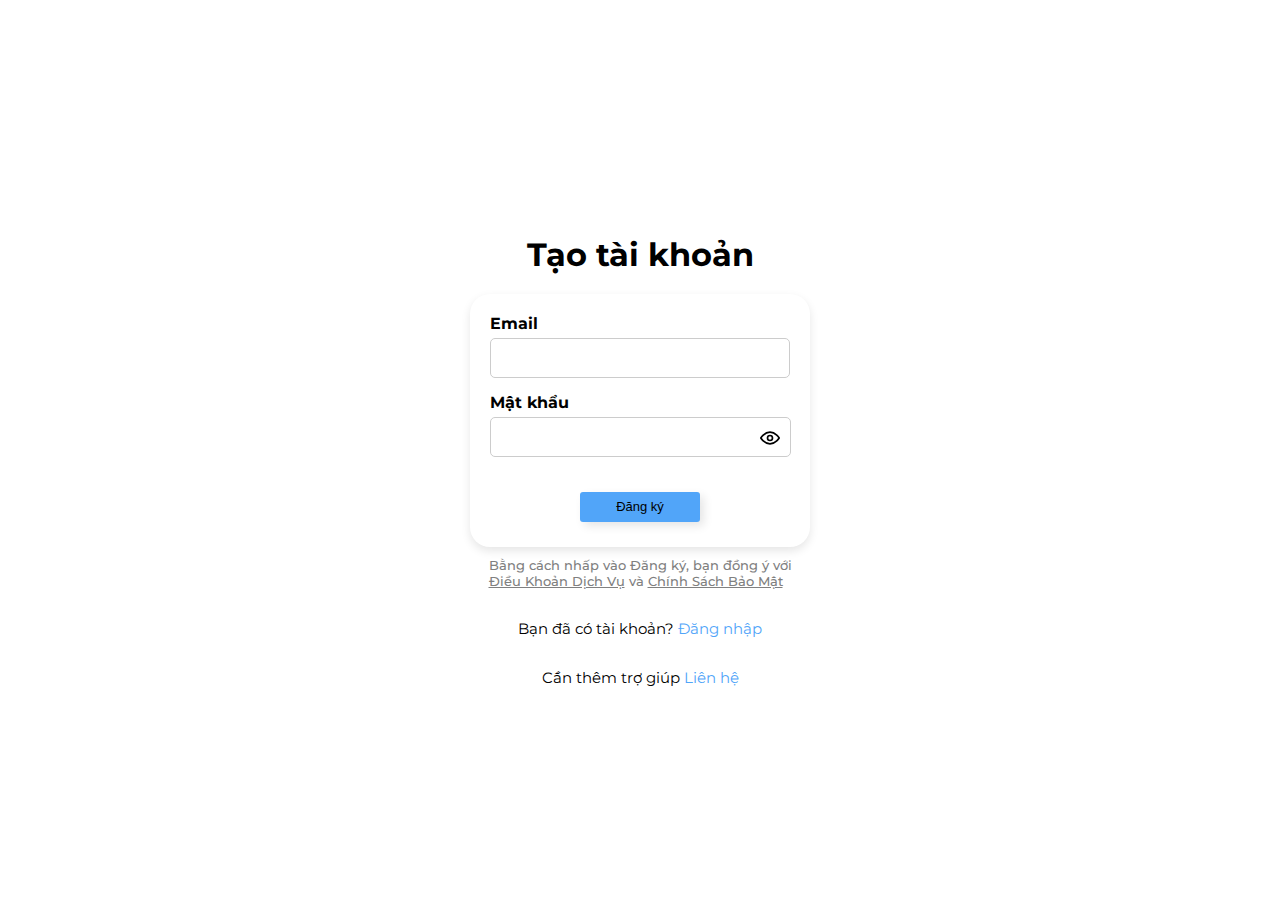
<file: dangki.html>
<!DOCTYPE html>
<html lang="en">
<head>
    <meta charset="UTF-8">
    <meta name="viewport" content="width=device-width, initial-scale=1.0">
    
    <link href="https://fonts.googleapis.com/css2?family=Montserrat:wght@400;700&display=swap" rel="stylesheet">
    <title>Đăng ký</title>
    <style>
        html, body {
            height: 100%;
            margin: 0;
            font-family: 'montserrat';
        }
        header .container {
            display: flex;
            justify-content: space-between;
            align-items: center;
        }
        #Dangnhap, #quenmk, #Dangky, #OTP{
            display: flex;
            justify-content: center;
            align-items: center;
            flex-direction: column;
        }
        #DN, #TTK{
            margin-bottom: 20px;    
            color: black;
        }
        .Nhap {
            display: flex;
            flex-direction: column;
            width: 300px;
            padding: 20px;
            background-color: #fff;
            border-radius: 20px;
            box-shadow: 0 4px 10px rgba(0,0,0,0.1);
        }
        #TK, #MK , #MK1{
            margin-bottom: 5px;
            font-weight: bold;
            color: black;
        }
        #NTK, #NMK, #mk1, #mk2{
            margin-bottom: 15px;
            padding: 10px;
            font-size: 16px;
            border: 1px solid #ccc;
            border-radius: 5px;
        }
        #QMK{
            font-size: small;
            color: gray;
            margin-left: 1px;
        }
        #QMK:hover{
            color: #51a5f9;
        }
        #BDN, #BDK, #gui, #xacnhan{
            cursor: pointer;
        }
        #dangky {
            font-size: smaller;
            margin-top: 10px;
            color: black;
        }
        #dk{
            display: flex;
            justify-content: center;
            align-items: center;
            margin-top: 10px;
            font-size: 16px;
            text-decoration: none;
            color: #51a5f9;
        }
        #dk:hover{
            text-decoration: underline;
        }
        .BDN1{
            margin-bottom: 5px;
            margin-top: 20px;
            background-color: #51a5f9;
            color: black;
            width: 120px;
            height: 30px;
            margin: 20px auto 5px auto; 
            border-radius: 3px;
            border: none;
            box-shadow: 4px 4px 10px rgba(0, 0, 0, 0.1);
            font-size: 13px;
            transition: transform .08s ease, box-shadow .12s ease;
        }
        .BDN1:active { transform: translateY(0.3px); }
        .BDN1:focus { outline: 3px solid rgba(21,101,192,.25); }
        .BDN1:hover {
            background-color: #51a5f9;
            box-shadow: inset 0 0 0 1000px rgba(255, 255, 255, 0.1);
        }
        .password-box {
            position: relative;
            width: 100%;
        }
        .password-box input {
            width: 93%;
            padding-right: 40px;
        }
        #eye-btn, #eye-btn1, #eye-btn2{
            position: absolute;
            right: 10px;
            top: 39%;
            transform: translateY(-50%);
            background: none;
            border: none;
            cursor: pointer;
            padding: 0;
            height: 20px;
            width: 20px;
        }
        #eye-btn svg, #eye-btn1 svg, #eye-btn2 svg{
            pointer-events: none;
        }
        .error-msg {
            color: red;
            font-size: 0.9rem;
            margin: auto auto 4px 1px;
            display: none;
        }
        #h{
            margin: 0%;
            display: flex;
            justify-content: center;
        }
        #haynhap{
            font-size: medium;
            color: gray;
            margin-top: 5px;
            display: flex;
            justify-content: center;
        }
        #datlaimk{
            display: flex;
            flex-direction: column;
            width: 430px;
            padding: 20px;
            background-color: #fff;
            border-radius: 20px;
            box-shadow: 0 4px 10px rgba(0,0,0,0.1);
        }
        #khoiphucmk{
            margin: 25px auto 5px 8px;
            padding: 10px;
            width: 400px;
            font-size: 16px;
            border: 1px solid #ccc;
            border-radius: 5px;
        }
        .errormsg {
            color: red;
            font-size: 0.9rem;
            margin: auto auto 5px 10px;
            display: none;
        }
        #gui{
            background-color: #51a5f9;
            color: black;
            width: 120px;
            height: 33px;
            margin: 25px auto 5px auto; 
            border-radius: 3px;
            border: none;
            box-shadow: 4px 4px 10px rgba(0, 0, 0, 0.1);
            font-size: 13px;
            transition: transform .08s ease, box-shadow .12s ease;
        }
        #gui:active { transform: translateY(0.3px); }
        #gui:focus { outline: 3px solid rgba(21,101,192,.25); }
        #gui:hover {
            background-color: #51a5f9;
            box-shadow: inset 0 0 0 1000px rgba(255, 255, 255, 0.1);
        }
        #quaylaiDN, #help{
            margin-top: 30px;
            font-size: 15px;
        }
        #linkDN, #linkLH{
            text-decoration: none;
            color: #51a5f9;
        }
        #linkDN:hover{
            text-decoration: underline;
        }
        #linkLH:hover{
            text-decoration: underline;
        }
        #chinhsach{
            margin-top: 10px;
            font-size: small;
            font-weight: 500;
            color: gray;
        }
        .dongy{
            color: gray;
        }
    </style>
</head>
<body id="Dangky">
    <h1 id="TTK">Tạo tài khoản</h1>
    <div class="Nhap">
        <div id="TK">Email</div>
        <input id="NTK" type="email">
        <div id="erremail" class="error-msg"></div>

        <div id="MK">Mật khẩu</div>
        <div class="password-box">
            <input id="NMK" type="password">
            <button type="button" id="eye-btn" aria-label="Hiện mật khẩu">
                <svg id="eye-icon" width="20" height="20" viewBox="0 0 24 24" fill="none" stroke="black" stroke-width="2">
                    <path d="M1 12s4-7 11-7 11 7 11 7-4 7-11 7S1 12 1 12z"/>
                    <circle cx="12" cy="12" r="3"/>
                </svg>
            </button>
        </div>
        <div id="errMK" class="error-msg"></div>
        
        <button class="BDN1" id="BDK" type="button" aria-label="Đăng ký">Đăng ký</button>
    </div>  

    <div id="chinhsach">
        Bằng cách nhấp vào Đăng ký, bạn đồng ý với<br/> 
        <a href="" class="dongy">Điều Khoản Dịch Vụ</a> và 
        <a href="" class="dongy">Chính Sách Bảo Mật</a>
    </div>

    <div id="quaylaiDN">Bạn đã có tài khoản? 
        <a href="Dangnhap.html" id="linkDN">Đăng nhập</a>
    </div>

    <div id="help">Cần thêm trợ giúp 
        <a href="lienhe.html" id="linkLH">Liên hệ</a>
    </div>

    <script src="js/main.js"></script>

</body>
</html>
</file>
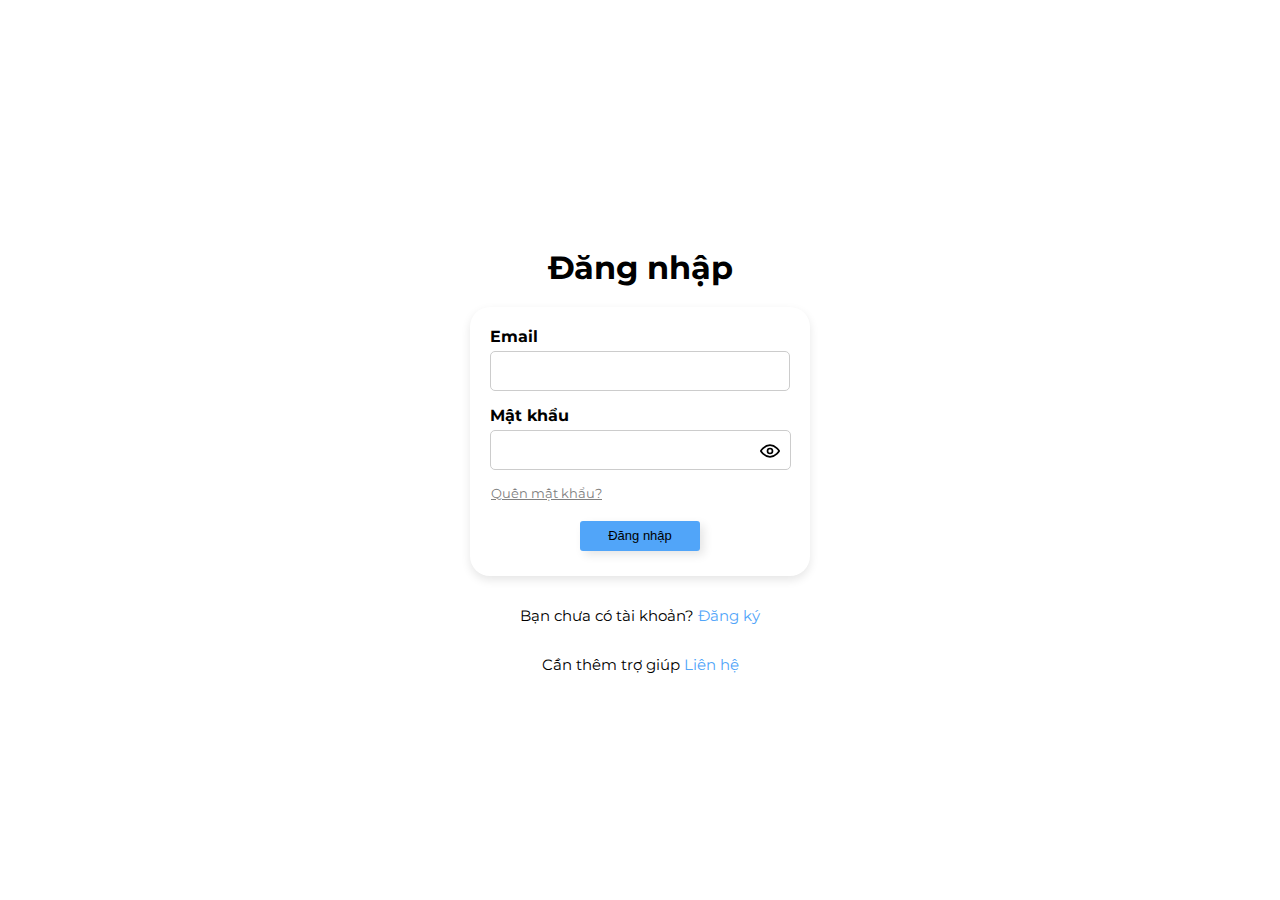
<file: Dangnhap.html>
<!DOCTYPE html>
<html lang="en">
<head>
    <meta charset="UTF-8">
    <meta name="viewport" content="width=device-width, initial-scale=1.0">
    <title>Đăng nhập</title>
   
    <link href="https://fonts.googleapis.com/css2?family=Montserrat:wght@400;700&display=swap" rel="stylesheet">
    <style>
        html, body {
    height: 100%;
    margin: 0;
    font-family: 'montserrat';
}
header .container {
    display: flex;
    justify-content: space-between;
    align-items: center;
}
#Dangnhap, #quenmk, #Dangky, #OTP{
    display: flex;
    justify-content: center;
    align-items: center;
    flex-direction: column;
}
#DN, #TTK{
    margin-bottom: 20px;    
    color: black;
}
.Nhap {
    display: flex;
    flex-direction: column;
    width: 300px;
    padding: 20px;
    background-color: #fff;
    border-radius: 20px;
    box-shadow: 0 4px 10px rgba(0,0,0,0.1);
}
#TK, #MK , #MK1{
    margin-bottom: 5px;
    font-weight: bold;
    color: black;
}
#NTK, #NMK, #mk1, #mk2{
        margin-bottom: 15px;
        padding: 10px;
        font-size: 16px;
        border: 1px solid #ccc;
        border-radius: 5px;
}
#QMK{
    font-size: small;
    color: gray;
    margin-left: 1px;
}
#QMK:hover{
    color: #51a5f9;
}
#BDN, #BDK, #gui, #xacnhan{
    cursor: pointer;
}
#dangky {
    font-size: smaller;
    margin-top: 10px;
    color: black;
}
#dk{
    display: flex;
    justify-content: center;
    align-items: center;
    margin-top: 10px;
    font-size: 16px;
    text-decoration: none;
    color: #51a5f9;
}
#dk:hover{
    text-decoration: underline;
}
.BDN1{
    margin-bottom: 5px;
    margin-top: 20px;
    background-color: #51a5f9;
    color: black;
    width: 120px;
    height: 30px;
    margin: 20px auto 5px auto; 
    border-radius: 3px;
    border: none;
    box-shadow: 4px 4px 10px rgba(0, 0, 0, 0.1);
    font-size: 13px;
    transition: transform .08s ease, box-shadow .12s ease;
}
.BDN1:active { transform: translateY(0.3px); }
.BDN1:focus { outline: 3px solid rgba(21,101,192,.25); }
.BDN1:hover {
    background-color: #51a5f9;     
    box-shadow: inset 0 0 0 1000px rgba(255, 255, 255, 0.1); /* phủ lớp trắng nhạt */
}
.password-box {
    position: relative;
    width: 100%;
}

.password-box input {
    width: 93%;
    padding-right: 40px; /* chừa chỗ cho con mắt */
}

#eye-btn, #eye-btn1, #eye-btn2{
    position: absolute;
    right: 10px;
    top: 39%;
    transform: translateY(-50%);
    background: none;
    border: none;
    cursor: pointer;
    padding: 0;
    height: 20px;
    width: 20px;
}

#eye-btn svg, #eye-btn1 svg, #eye-btn2 svg{
    pointer-events: none; /* để click không vướng SVG */
}
.error-msg {
    color: red;
    font-size: 0.9rem;
    margin: auto auto 4px 1px;
    display: none; /* mặc định ẩn */
}
#h{
    margin: 0%;
    display: flex;
    justify-content: center;
}
#haynhap{
    font-size: medium;
    color: gray;
    margin-top: 5px;
    display: flex;
    justify-content: center;
}
#datlaimk{
    display: flex;
    flex-direction: column;
    width: 430px;
    padding: 20px;
    background-color: #fff;
    border-radius: 20px;
    box-shadow: 0 4px 10px rgba(0,0,0,0.1);
}
#khoiphucmk{
    margin: 25px auto 5px 8px;
    padding: 10px;
    width: 400px;
    font-size: 16px;
    border: 1px solid #ccc;
    border-radius: 5px;
}
.errormsg {
    color: red;
    font-size: 0.9rem;
    margin: auto auto 5px 10px;
    display: none; /* mặc định ẩn */
}
#gui{
    background-color: #51a5f9;
    color: black;
    width: 120px;
    height: 33px;
    margin: 25px auto 5px auto; 
    border-radius: 3px;
    border: none;
    box-shadow: 4px 4px 10px rgba(0, 0, 0, 0.1);
    font-size: 13px;
    transition: transform .08s ease, box-shadow .12s ease;
}
#gui:active { transform: translateY(0.3px); }
#gui:focus { outline: 3px solid rgba(21,101,192,.25); }
#gui:hover {
    background-color: #51a5f9;       /* giữ màu gốc */
    box-shadow: inset 0 0 0 1000px rgba(255, 255, 255, 0.1); /* phủ lớp trắng nhạt */
}
#quaylaiDN, #help{
    margin-top: 30px;
    font-size: 15px;
}
#linkDN, #linkLH{
    text-decoration: none;
    color: #51a5f9;
}
#linkDN:hover{
    text-decoration: underline;
}
#linkLH:hover{
    text-decoration: underline;
}
#chinhsach{
    margin-top: 10px;
    font-size: small;
    font-weight: 500;
    color: gray;
}
.dongy{
    color: gray;
}

    </style>
</head>
<body id="Dangnhap">
    
    <h1 id="DN">Đăng nhập</h1>
        <div class="Nhap">
            <div id="TK">Email</div>
            <input id="NTK" type="text">
            <div id="errNTK" class="error-msg"></div> <!-- hiển thị lỗi -->
            <div id="MK">Mật khẩu</div>
            <div class="password-box">
                <input id="NMK" type="password">
                <!-- Con mắt 2D nằm *bên trong* input -->
                <button type="button" id="eye-btn" aria-label="Hiện mật khẩu">
                    <svg id="eye-icon" width="20" height="20" viewBox="0 0 24 24" fill="none" stroke="black" stroke-width="2">
                        <path d="M1 12s4-7 11-7 11 7 11 7-4 7-11 7S1 12 1 12z"/>
                        <circle cx="12" cy="12" r="3"/>
                    </svg>
                </button>
            </div>
            <div id="errMK" class="error-msg"></div>
            <a href="QuenMK.html" id="QMK">Quên mật khẩu?</a>     
            <button  class="BDN1" id="BDN"  type="button" aria-label="Đăng nhập">Đăng nhập</button>
        </div>  
            <div id="quaylaiDN">Bạn chưa có tài khoản? <a href="Dangky.html" id="linkDN">Đăng ký</a></div>
            <div id="help">Cần thêm trợ giúp <a href="" id="linkLH">Liên hệ</a></div>   
        <script>
            // --- Con mắt 2D ---
            const pw = document.getElementById("NMK");
            const btn = document.getElementById("eye-btn");
            const icon = document.getElementById("eye-icon");

            let open = true;

            btn.addEventListener("click", () => {
                if (open) {
                    pw.type = "text";
                    open = false;
                    icon.innerHTML = `
                        <path d="M1 12s4-7 11-7 11 7 11 7-4 7-11 7S1 12 1 12z"/>
                        <circle cx="12" cy="12" r="3"/>
                        <line x1="3" y1="3" x2="21" y2="21" stroke="black" stroke-width="2"/>
                    `;
                } else {
                    pw.type = "password";
                    open = true;
                    icon.innerHTML = `
                        <path d="M1 12s4-7 11-7 11 7 11 7-4 7-11 7S1 12 1 12z"/>
                        <circle cx="12" cy="12" r="3"/>
                    `;
                }
            });

            // --- Kiểm tra email + mật khẩu ---
            const loginBtn = document.getElementById("BDN");
            const emailInput = document.getElementById("NTK");
            const passwordInput = document.getElementById("NMK");
            const emailError = document.getElementById("errNTK");
            const passwordError = document.getElementById("errMK");

            loginBtn.addEventListener("click", () => {
                const email = emailInput.value.trim();
                const password = passwordInput.value.trim();
                let valid = true;

                // reset lỗi
                emailError.style.display = "none";
                emailError.textContent = "";
                passwordError.style.display = "none";
                passwordError.textContent = "";

                // kiểm tra email
                const emailPattern = /^[^ ]+@[^ ]+\.[a-z]{2,3}$/i;
                if (email === "") {
                    emailError.textContent = "Vui lòng nhập email";
                    emailError.style.display = "block";
                    valid = false;
                } else if (!emailPattern.test(email)) {
                    emailError.textContent = "Email không hợp lệ";
                    emailError.style.display = "block";
                    valid = false;
                }

                // kiểm tra mật khẩu
                if (password === "") {
                    passwordError.textContent = "Vui lòng nhập mật khẩu";
                    passwordError.style.display = "block";
                    valid = false;
                } else if (password.length < 8) {
                    passwordError.textContent = "Mật khẩu quá ngắn (ít nhất 8 ký tự)";
                    passwordError.style.display = "block";
                    valid = false;
                } else {
                    const upperCase = /[A-Z]/.test(password);
                    const lowerCase = /[a-z]/.test(password);
                    const number = /[0-9]/.test(password);
                    const specialChar = /[!@#$%^&*(),.?":{}|<>]/.test(password);

                    if (!upperCase || !lowerCase || !number || !specialChar) {
                        passwordError.textContent = "Mật khẩu yếu. Bao gồm chữ hoa, chữ thường, số và ký tự đặc biệt.";
                        passwordError.style.display = "block";
                        valid = false;
                    }
                }

                // --- kiểm tra với dữ liệu đăng ký lưu trong localStorage ---
                if (valid) {
                    const storedEmail = localStorage.getItem("emailUser");
                    const storedPass = localStorage.getItem("passUser");

                    if (email === storedEmail && password === storedPass) {
                        window.location.href = "Trangchu.html"; // chuyển sang trang chủ
                    } else {
                        passwordError.textContent = "Sai email hoặc mật khẩu!";
                        passwordError.style.display = "block";
                    }
                }
            });
        </script>

</body>
</html>
</file>
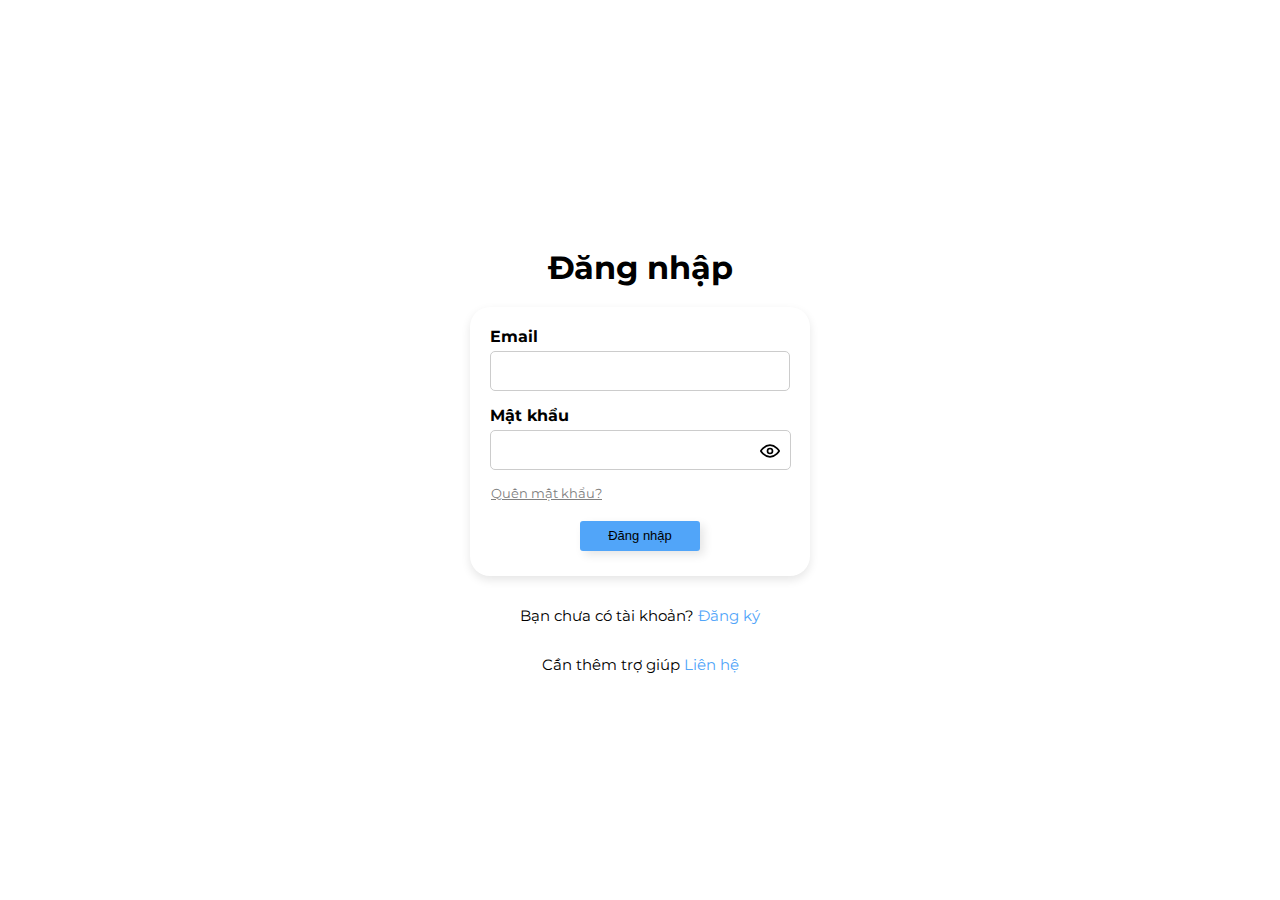
<file: dangnhap.html>
<!DOCTYPE html>
<html lang="en">
<head>
    <meta charset="UTF-8">
    <meta name="viewport" content="width=device-width, initial-scale=1.0">
    <title>Đăng nhập</title>
   
    <link href="https://fonts.googleapis.com/css2?family=Montserrat:wght@400;700&display=swap" rel="stylesheet">
    <style>
        html, body {
    height: 100%;
    margin: 0;
    font-family: 'montserrat';
}
header .container {
    display: flex;
    justify-content: space-between;
    align-items: center;
}
#Dangnhap, #quenmk, #Dangky, #OTP{
    display: flex;
    justify-content: center;
    align-items: center;
    flex-direction: column;
}
#DN, #TTK{
    margin-bottom: 20px;    
    color: black;
}
.Nhap {
    display: flex;
    flex-direction: column;
    width: 300px;
    padding: 20px;
    background-color: #fff;
    border-radius: 20px;
    box-shadow: 0 4px 10px rgba(0,0,0,0.1);
}
#TK, #MK , #MK1{
    margin-bottom: 5px;
    font-weight: bold;
    color: black;
}
#NTK, #NMK, #mk1, #mk2{
        margin-bottom: 15px;
        padding: 10px;
        font-size: 16px;
        border: 1px solid #ccc;
        border-radius: 5px;
}
#QMK{
    font-size: small;
    color: gray;
    margin-left: 1px;
}
#QMK:hover{
    color: #51a5f9;
}
#BDN, #BDK, #gui, #xacnhan{
    cursor: pointer;
}
#dangky {
    font-size: smaller;
    margin-top: 10px;
    color: black;
}
#dk{
    display: flex;
    justify-content: center;
    align-items: center;
    margin-top: 10px;
    font-size: 16px;
    text-decoration: none;
    color: #51a5f9;
}
#dk:hover{
    text-decoration: underline;
}
.BDN1{
    margin-bottom: 5px;
    margin-top: 20px;
    background-color: #51a5f9;
    color: black;
    width: 120px;
    height: 30px;
    margin: 20px auto 5px auto; 
    border-radius: 3px;
    border: none;
    box-shadow: 4px 4px 10px rgba(0, 0, 0, 0.1);
    font-size: 13px;
    transition: transform .08s ease, box-shadow .12s ease;
}
.BDN1:active { transform: translateY(0.3px); }
.BDN1:focus { outline: 3px solid rgba(21,101,192,.25); }
.BDN1:hover {
    background-color: #51a5f9;     
    box-shadow: inset 0 0 0 1000px rgba(255, 255, 255, 0.1); /* phủ lớp trắng nhạt */
}
.password-box {
    position: relative;
    width: 100%;
}

.password-box input {
    width: 93%;
    padding-right: 40px; /* chừa chỗ cho con mắt */
}

#eye-btn, #eye-btn1, #eye-btn2{
    position: absolute;
    right: 10px;
    top: 39%;
    transform: translateY(-50%);
    background: none;
    border: none;
    cursor: pointer;
    padding: 0;
    height: 20px;
    width: 20px;
}

#eye-btn svg, #eye-btn1 svg, #eye-btn2 svg{
    pointer-events: none; /* để click không vướng SVG */
}
.error-msg {
    color: red;
    font-size: 0.9rem;
    margin: auto auto 4px 1px;
    display: none; /* mặc định ẩn */
}
#h{
    margin: 0%;
    display: flex;
    justify-content: center;
}
#haynhap{
    font-size: medium;
    color: gray;
    margin-top: 5px;
    display: flex;
    justify-content: center;
}
#datlaimk{
    display: flex;
    flex-direction: column;
    width: 430px;
    padding: 20px;
    background-color: #fff;
    border-radius: 20px;
    box-shadow: 0 4px 10px rgba(0,0,0,0.1);
}
#khoiphucmk{
    margin: 25px auto 5px 8px;
    padding: 10px;
    width: 400px;
    font-size: 16px;
    border: 1px solid #ccc;
    border-radius: 5px;
}
.errormsg {
    color: red;
    font-size: 0.9rem;
    margin: auto auto 5px 10px;
    display: none; /* mặc định ẩn */
}
#gui{
    background-color: #51a5f9;
    color: black;
    width: 120px;
    height: 33px;
    margin: 25px auto 5px auto; 
    border-radius: 3px;
    border: none;
    box-shadow: 4px 4px 10px rgba(0, 0, 0, 0.1);
    font-size: 13px;
    transition: transform .08s ease, box-shadow .12s ease;
}
#gui:active { transform: translateY(0.3px); }
#gui:focus { outline: 3px solid rgba(21,101,192,.25); }
#gui:hover {
    background-color: #51a5f9;       /* giữ màu gốc */
    box-shadow: inset 0 0 0 1000px rgba(255, 255, 255, 0.1); /* phủ lớp trắng nhạt */
}
#quaylaiDN, #help{
    margin-top: 30px;
    font-size: 15px;
}
#linkDN, #linkLH{
    text-decoration: none;
    color: #51a5f9;
}
#linkDN:hover{
    text-decoration: underline;
}
#linkLH:hover{
    text-decoration: underline;
}
#chinhsach{
    margin-top: 10px;
    font-size: small;
    font-weight: 500;
    color: gray;
}
.dongy{
    color: gray;
}

    </style>
</head>
<body id="Dangnhap">
    
    <h1 id="DN">Đăng nhập</h1>
        <div class="Nhap">
            <div id="TK">Email</div>
            <input id="NTK" type="text">
            <div id="errNTK" class="error-msg"></div> <!-- hiển thị lỗi -->
            <div id="MK">Mật khẩu</div>
            <div class="password-box">
                <input id="NMK" type="password">
                <!-- Con mắt 2D nằm *bên trong* input -->
                <button type="button" id="eye-btn" aria-label="Hiện mật khẩu">
                    <svg id="eye-icon" width="20" height="20" viewBox="0 0 24 24" fill="none" stroke="black" stroke-width="2">
                        <path d="M1 12s4-7 11-7 11 7 11 7-4 7-11 7S1 12 1 12z"/>
                        <circle cx="12" cy="12" r="3"/>
                    </svg>
                </button>
            </div>
            <div id="errMK" class="error-msg"></div>
            <a href="QuenMK.html" id="QMK">Quên mật khẩu?</a>     
            <button  class="BDN1" id="BDN"  type="button" aria-label="Đăng nhập">Đăng nhập</button>
        </div>  
            <div id="quaylaiDN">Bạn chưa có tài khoản? <a href="Dangky.html" id="linkDN">Đăng ký</a></div>
            <div id="help">Cần thêm trợ giúp <a href="" id="linkLH">Liên hệ</a></div>   
        <script>
            // --- Con mắt 2D ---
            const pw = document.getElementById("NMK");
            const btn = document.getElementById("eye-btn");
            const icon = document.getElementById("eye-icon");

            let open = true;

            btn.addEventListener("click", () => {
                if (open) {
                    pw.type = "text";
                    open = false;
                    icon.innerHTML = `
                        <path d="M1 12s4-7 11-7 11 7 11 7-4 7-11 7S1 12 1 12z"/>
                        <circle cx="12" cy="12" r="3"/>
                        <line x1="3" y1="3" x2="21" y2="21" stroke="black" stroke-width="2"/>
                    `;
                } else {
                    pw.type = "password";
                    open = true;
                    icon.innerHTML = `
                        <path d="M1 12s4-7 11-7 11 7 11 7-4 7-11 7S1 12 1 12z"/>
                        <circle cx="12" cy="12" r="3"/>
                    `;
                }
            });

            // --- Kiểm tra email + mật khẩu ---
            const loginBtn = document.getElementById("BDN");
            const emailInput = document.getElementById("NTK");
            const passwordInput = document.getElementById("NMK");
            const emailError = document.getElementById("errNTK");
            const passwordError = document.getElementById("errMK");

            loginBtn.addEventListener("click", () => {
                const email = emailInput.value.trim();
                const password = passwordInput.value.trim();
                let valid = true;

                // reset lỗi
                emailError.style.display = "none";
                emailError.textContent = "";
                passwordError.style.display = "none";
                passwordError.textContent = "";

                // kiểm tra email
                const emailPattern = /^[^ ]+@[^ ]+\.[a-z]{2,3}$/i;
                if (email === "") {
                    emailError.textContent = "Vui lòng nhập email";
                    emailError.style.display = "block";
                    valid = false;
                } else if (!emailPattern.test(email)) {
                    emailError.textContent = "Email không hợp lệ";
                    emailError.style.display = "block";
                    valid = false;
                }

                // kiểm tra mật khẩu
                if (password === "") {
                    passwordError.textContent = "Vui lòng nhập mật khẩu";
                    passwordError.style.display = "block";
                    valid = false;
                } else if (password.length < 8) {
                    passwordError.textContent = "Mật khẩu quá ngắn (ít nhất 8 ký tự)";
                    passwordError.style.display = "block";
                    valid = false;
                } else {
                    const upperCase = /[A-Z]/.test(password);
                    const lowerCase = /[a-z]/.test(password);
                    const number = /[0-9]/.test(password);
                    const specialChar = /[!@#$%^&*(),.?":{}|<>]/.test(password);

                    if (!upperCase || !lowerCase || !number || !specialChar) {
                        passwordError.textContent = "Mật khẩu yếu. Bao gồm chữ hoa, chữ thường, số và ký tự đặc biệt.";
                        passwordError.style.display = "block";
                        valid = false;
                    }
                }

                // --- kiểm tra với dữ liệu đăng ký lưu trong localStorage ---
                if (valid) {
                    const storedEmail = localStorage.getItem("emailUser");
                    const storedPass = localStorage.getItem("passUser");

                    if (email === storedEmail && password === storedPass) {
                        window.location.href = "Trangchu.html"; // chuyển sang trang chủ
                    } else {
                        passwordError.textContent = "Sai email hoặc mật khẩu!";
                        passwordError.style.display = "block";
                    }
                }
            });
        </script>

</body>
</html>
</file>
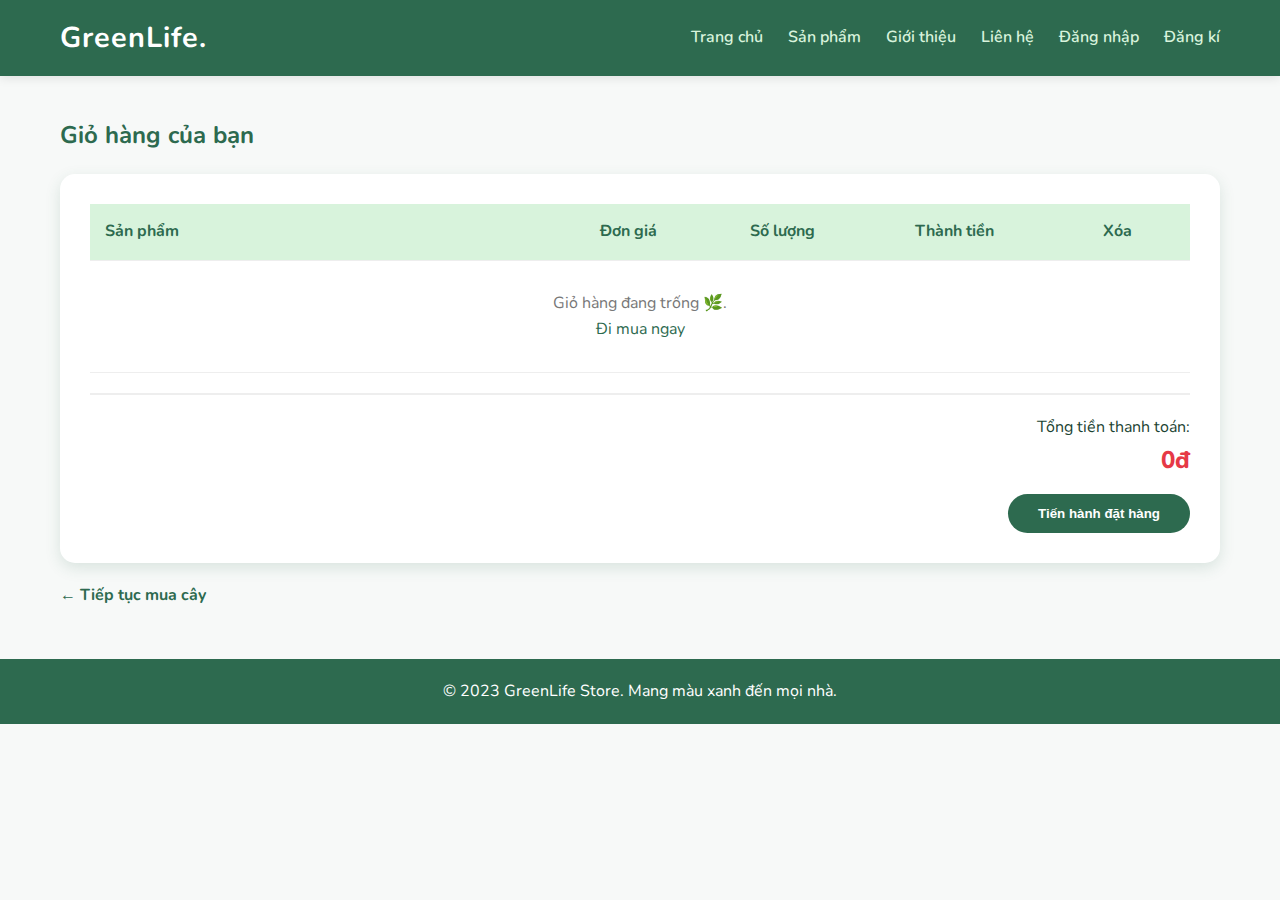
<file: giohang.html>
<!DOCTYPE html>
<html lang="vi">
<head>
    <meta charset="UTF-8">
    <title>GreenLife - Giỏ hàng</title>
    <link href="https://fonts.googleapis.com/css2?family=Nunito:wght@400;600;700&display=swap" rel="stylesheet">
    <link rel="stylesheet" href="css/style.css">

    <style>
        /* --- CSS RIÊNG CHO GIỎ HÀNG --- */
        .cart-page { background: #fff; padding: 30px; border-radius: 15px; box-shadow: var(--shadow); }
        .cart-table { width: 100%; border-collapse: collapse; margin-bottom: 20px; }
        .cart-table th, .cart-table td { padding: 15px; text-align: left; border-bottom: 1px solid #eee; }
        .cart-table th { background-color: var(--light-green); color: var(--primary); font-weight: 700; }
        
        .cart-item-info { display: flex; align-items: center; gap: 15px; }
        .cart-item-img { width: 60px; height: 60px; object-fit: cover; border-radius: 8px; }
        
        .qty-box { display: flex; align-items: center; border: 1px solid #ddd; border-radius: 5px; width: fit-content; background: #fff; }
        .qty-btn { width: 30px; height: 30px; border: none; background: white; color: var(--primary); font-weight: bold; cursor: pointer; }
        .qty-btn:hover { background-color: #f0f0f0; }
        .qty-val { width: 30px; text-align: center; font-weight: 700; border-left: 1px solid #eee; border-right: 1px solid #eee; line-height: 30px; }

        .btn-remove { color: var(--accent); cursor: pointer; background: none; border: none; font-weight: 600; }
        .cart-summary { text-align: right; margin-top: 20px; padding-top: 20px; border-top: 2px solid #eee; }
        .total-price { font-size: 24px; font-weight: 800; color: var(--accent); }
        .btn-checkout { background: var(--primary); color: white; padding: 12px 30px; border: none; border-radius: 30px; font-weight: bold; cursor: pointer; margin-top: 15px; }
    </style>
</head>

<body>

    <header>
        <div class="container">
            <div class="logo">GreenLife.</div>
            <nav>
                <ul class="nav-links">
                     <li><a href="index.html">Trang chủ</a></li>
                    <li><a href="sanpham.html">Sản phẩm</a></li>
                    <li><a href="gioithieu.html">Giới thiệu </a></li>
                    <li><a href="lienhe.html">Liên hệ</a></li>
                    <li><a href="dangnhap.html">Đăng nhập</a></li>
                    <li><a href="dangki.html">Đăng kí</a></li>
                </ul>
            </nav>
        </div>
    </header>

    <div class="container" style="margin-top: 40px; margin-bottom: 40px;">
        <h2 style="color: var(--primary); margin-bottom: 20px;">Giỏ hàng của bạn</h2>
        
        <div class="cart-page">
            <table class="cart-table">
                <thead>
                    <tr>
                        <th style="width: 45%;">Sản phẩm</th>
                        <th>Đơn giá</th>
                        <th>Số lượng</th>
                        <th>Thành tiền</th>
                        <th>Xóa</th>
                    </tr>
                </thead>
                <tbody id="cart-body">
                    </tbody>
            </table>

            <div class="cart-summary">
                <p>Tổng tiền thanh toán:</p>
                <div class="total-price" id="total-price">0đ</div>
                <button class="btn-checkout" onclick="alert('Đặt hàng thành công!')">Tiến hành đặt hàng</button>
            </div>
        </div>
        
        <div style="margin-top: 20px;">
            <a href="sanpham.html" style="color: var(--primary); font-weight: bold;">← Tiếp tục mua cây</a>
        </div>
    </div>

    <footer>
        <div class="container">
            <p>&copy; 2023 GreenLife Store. Mang màu xanh đến mọi nhà.</p>
        </div>
    </footer>

    <script>
        // 1. Hàm hiển thị giỏ hàng
        function loadCart() {
            const cart = JSON.parse(localStorage.getItem('greenlife_cart')) || [];
            const tbody = document.getElementById('cart-body');
            const totalEl = document.getElementById('total-price');
            
            tbody.innerHTML = '';
            let grandTotal = 0;

            if (cart.length === 0) {
                tbody.innerHTML = '<tr><td colspan="5" style="text-align:center; padding: 30px; color: #777;">Giỏ hàng đang trống 🌿. <br><a href="sanpham.html" style="color:var(--primary)">Đi mua ngay</a></td></tr>';
                totalEl.innerText = '0đ';
                return;
            }

            cart.forEach((item, index) => {
                const total = item.price * item.quantity;
                grandTotal += total;

                const priceFormatted = item.price.toLocaleString('vi-VN') + 'đ';
                const totalFormatted = total.toLocaleString('vi-VN') + 'đ';

                const row = `
                    <tr>
                        <td>
                            <div class="cart-item-info">
                                <img src="${item.image}" alt="${item.name}" class="cart-item-img">
                                <b style="color: var(--primary)">${item.name}</b>
                            </div>
                        </td>
                        <td>${priceFormatted}</td>
                        <td>
                            <div class="qty-box">
                                <button class="qty-btn" onclick="changeQty(${index}, -1)">-</button>
                                <div class="qty-val">${item.quantity}</div>
                                <button class="qty-btn" onclick="changeQty(${index}, 1)">+</button>
                            </div>
                        </td>
                        <td style="color: var(--accent); font-weight:bold;">${totalFormatted}</td>
                        <td>
                            <button class="btn-remove" onclick="removeItem(${index})">🗑️</button>
                        </td>
                    </tr>
                `;
                tbody.innerHTML += row;
            });

            totalEl.innerText = grandTotal.toLocaleString('vi-VN') + 'đ';
        }

        // 2. Hàm thay đổi số lượng (+ hoặc -)
        function changeQty(index, delta) {
            let cart = JSON.parse(localStorage.getItem('greenlife_cart')) || [];
            
            // Cộng trừ số lượng
            cart[index].quantity += delta;

            // Nếu số lượng giảm xuống < 1 thì hỏi có xóa không
            if (cart[index].quantity < 1) {
                const confirmDelete = confirm("Bạn có muốn xóa sản phẩm này khỏi giỏ hàng?");
                if (confirmDelete) {
                    cart.splice(index, 1);
                } else {
                    cart[index].quantity = 1; // Nếu không xóa thì trả về 1
                }
            }

            // Lưu lại và vẽ lại bảng
            localStorage.setItem('greenlife_cart', JSON.stringify(cart));
            loadCart();
        }

        // 3. Hàm xóa sản phẩm
        function removeItem(index) {
            if(confirm("Xóa sản phẩm này?")) {
                let cart = JSON.parse(localStorage.getItem('greenlife_cart')) || [];
                cart.splice(index, 1); 
                localStorage.setItem('greenlife_cart', JSON.stringify(cart)); 
                loadCart(); 
            }
        }

        // Chạy khi tải trang
        loadCart();
    </script>
    

</body>

</html>
</file>
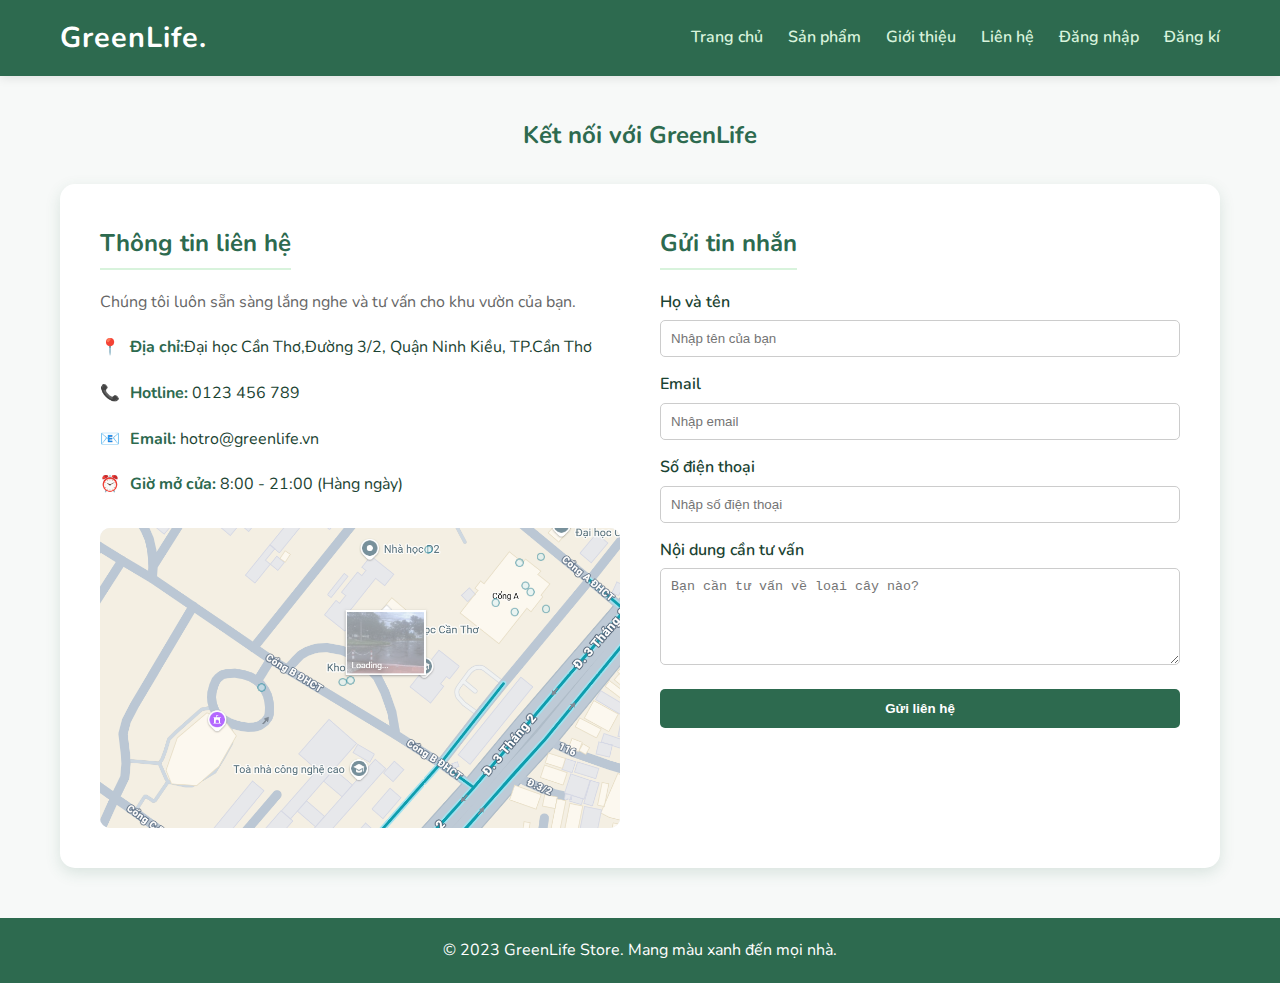
<file: lienhe.html>
<!DOCTYPE html>
<html lang="vi">
<head>
    <meta charset="UTF-8">
    <title>GreenLife - Liên hệ</title>
    <link href="https://fonts.googleapis.com/css2?family=Nunito:wght@400;600;700&display=swap" rel="stylesheet">
    <link rel="stylesheet" href="css/style.css">

    <style>
        
        .contact-section { background: #fff; padding: 40px; border-radius: 15px; box-shadow: var(--shadow); display: grid; grid-template-columns: 1fr 1fr; gap: 40px; }
        .contact-info h3, .contact-form h3 { color: var(--primary); margin-bottom: 20px; font-size: 1.5rem; border-bottom: 2px solid var(--light-green); display: inline-block; padding-bottom: 5px; }
        .info-item { margin-bottom: 20px; display: flex; align-items: center; gap: 10px; }
        .info-item b { color: var(--primary); }
        
        .form-group { margin-bottom: 15px; }
        .form-group label { display: block; margin-bottom: 5px; font-weight: 600; }
        .form-group input, .form-group textarea { width: 100%; padding: 10px; border: 1px solid #ccc; border-radius: 5px; outline: none; }
        .form-group input:focus, .form-group textarea:focus { border-color: var(--primary); }
        .btn-submit { background: var(--primary); color: white; padding: 12px 30px; border: none; border-radius: 5px; font-weight: bold; cursor: pointer; width: 100%; }
        
        .map-container { margin-top: 30px; border-radius: 10px; overflow: hidden; height: 300px; background-color: #eee; }
        .map-container img { width: 100%; height: 100%; object-fit: cover; }
        @media (max-width: 768px) { .contact-section { grid-template-columns: 1fr; } }
    </style>
</head>

<body>

    <header>
        <div class="container">
            <div class="logo">GreenLife.</div>
            <nav>
                <ul class="nav-links">
                     <li><a href="index.html">Trang chủ</a></li>
                    <li><a href="sanpham.html">Sản phẩm</a></li>
                    <li><a href="gioithieu.html">Giới thiệu </a></li>
                    <li><a href="lienhe.html">Liên hệ</a></li>
                    <li><a href="dangnhap.html">Đăng nhập</a></li>
                    <li><a href="dangki.html">Đăng kí</a></li>
                </ul>
            </nav>
        </div>
    </header>

    <div class="container" style="margin-top: 40px; margin-bottom: 40px;">
        <h2 style="text-align: center; color: var(--primary); margin-bottom: 30px;">Kết nối với GreenLife</h2>

        <div class="contact-section">
            
            <div class="contact-info">
                <h3>Thông tin liên hệ</h3>
                <p style="margin-bottom: 20px; color: #666;">Chúng tôi luôn sẵn sàng lắng nghe và tư vấn cho khu vườn của bạn.</p>
                
                <div class="info-item">
                    <span>📍</span>
                    <div><b>Địa chỉ:</b>Đại học Cần Thơ,Đường 3/2, Quận Ninh Kiều, TP.Cần Thơ</div>
                </div>
                <div class="info-item">
                    <span>📞</span>
                    <div><b>Hotline:</b> 0123 456 789</div>
                </div>
                <div class="info-item">
                    <span>📧</span>
                    <div><b>Email:</b> hotro@greenlife.vn</div>
                </div>
                <div class="info-item">
                    <span>⏰</span>
                    <div><b>Giờ mở cửa:</b> 8:00 - 21:00 (Hàng ngày)</div>
                </div>

                <div class="map-container">
                    <img src="img/map.png" alt="Bản đồ demo">
                </div>
            </div>

            <div class="contact-form">
                <h3>Gửi tin nhắn</h3>
                <form onsubmit="alert('Cảm ơn bạn! Chúng tôi đã nhận được tin nhắn.'); return false;">
                    <div class="form-group">
                        <label>Họ và tên</label>
                        <input type="text" placeholder="Nhập tên của bạn" required>
                    </div>
                    <div class="form-group">
                        <label>Email</label>
                        <input type="email" placeholder="Nhập email" required>
                    </div>
                    <div class="form-group">
                        <label>Số điện thoại</label>
                        <input type="tel" placeholder="Nhập số điện thoại">
                    </div>
                    <div class="form-group">
                        <label>Nội dung cần tư vấn</label>
                        <textarea rows="5" placeholder="Bạn cần tư vấn về loại cây nào?" required></textarea>
                    </div>
                    <button type="submit" class="btn-submit">Gửi liên hệ</button>
                </form>
            </div>

        </div>
    </div>

    <footer>
        <div class="container">
            <p>&copy; 2023 GreenLife Store. Mang màu xanh đến mọi nhà.</p>
        </div>
    </footer>

</body>
</html>
</file>
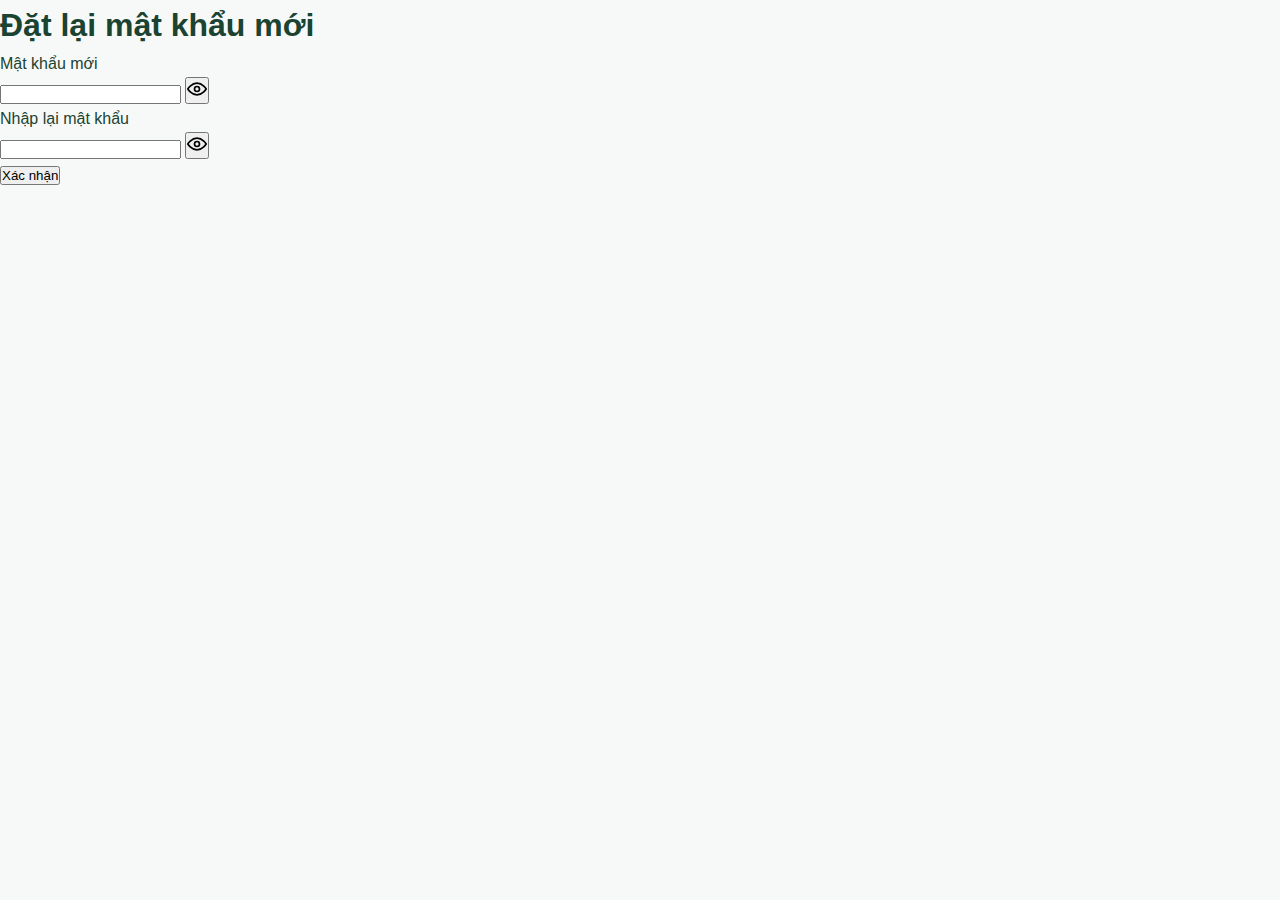
<file: QuenMK_MKM.html>
<!DOCTYPE html>
<html lang="en">
<head>
    <meta charset="UTF-8">
    <meta name="viewport" content="width=device-width, initial-scale=1.0">
    <link rel="stylesheet" href="css/style.css">
    <link href="https://fonts.googleapis.com/css2?family=Montserrat:wght@400;700&display=swap" rel="stylesheet">
    <title>Đặt lại mật khẩu mới</title>
</head>

<body id="OTP">
    <h1>Đặt lại mật khẩu mới</h1>

    <div class="Nhap">
        <div id="MK">Mật khẩu mới</div>
        <div class="password-box">
            <input id="mk1" type="password">

            <button type="button" id="eye-btn1" aria-label="Hiện mật khẩu">
                <svg id="eye-icon1" width="20" height="20" viewBox="0 0 24 24" fill="none" stroke="black" stroke-width="2">
                    <path d="M1 12s4-7 11-7 11 7 11 7-4 7-11 7S1 12 1 12z"/>
                    <circle cx="12" cy="12" r="3"/>
                </svg>
            </button>
        </div>
        <div id="err1" class="error-msg"></div>

        <div id="MK1">Nhập lại mật khẩu</div>
        <div class="password-box">
            <input id="mk2" type="password">

            <button type="button" id="eye-btn2" aria-label="Hiện mật khẩu">
                <svg id="eye-icon2" width="20" height="20" viewBox="0 0 24 24" fill="none" stroke="black" stroke-width="2">
                    <path d="M1 12s4-7 11-7 11 7 11 7-4 7-11 7S1 12 1 12z"/>
                    <circle cx="12" cy="12" r="3"/>
                </svg>
            </button>
        </div>
        <div id="err2" class="error-msg"></div>

        <button id="xacnhan" class="BDN1" type="button">Xác nhận</button>
    </div>

<script>
    const pw1 = document.getElementById("mk1");
    const btnEye1 = document.getElementById("eye-btn1");
    const icon1 = document.getElementById("eye-icon1");
    let open1 = false;

    btnEye1.addEventListener("click", () => {
        open1 = !open1;
        pw1.type = open1 ? "text" : "password";

        icon1.innerHTML = open1 ? `
            <path d="M1 12s4-7 11-7 11 7 11 7-4 7-11 7S1 12 1 12z"/>
            <circle cx="12" cy="12" r="3"/>
            <line x1="3" y1="3" x2="21" y2="21" stroke="black" stroke-width="2"/>
        ` : `
            <path d="M1 12s4-7 11-7 11 7 11 7-4 7-11 7S1 12 1 12z"/>
            <circle cx="12" cy="12" r="3"/>
        `;
    });

    const pw2 = document.getElementById("mk2");
    const btnEye2 = document.getElementById("eye-btn2");
    const icon2 = document.getElementById("eye-icon2");
    let open2 = false;

    btnEye2.addEventListener("click", () => {
        open2 = !open2;
        pw2.type = open2 ? "text" : "password";

        icon2.innerHTML = open2 ? `
            <path d="M1 12s4-7 11-7 11 7 11 7-4 7-11 7S1 12 1 12z"/>
            <circle cx="12" cy="12" r="3"/>
            <line x1="3" y1="3" x2="21" y2="21" stroke="black" stroke-width="2"/>
        ` : `
            <path d="M1 12s4-7 11-7 11 7 11 7-4 7-11 7S1 12 1 12z"/>
            <circle cx="12" cy="12" r="3"/>
        `;
    });

    const mkInput1 = document.getElementById("mk1");
    const mkInput2 = document.getElementById("mk2");
    const error1 = document.getElementById("err1");
    const error2 = document.getElementById("err2");

    const btnConfirm = document.getElementById("xacnhan");

    btnConfirm.addEventListener("click", () => {
        const pass1 = mkInput1.value.trim();
        const pass2 = mkInput2.value.trim();

        error1.textContent = "";
        error2.textContent = "";
        error1.style.display = "none";
        error2.style.display = "none";

        let valid = true;

        if (!pass1) {
            error1.textContent = "Vui lòng nhập mật khẩu mới";
            error1.style.display = "block";
            valid = false;
        }

        if (!pass2) {
            error2.textContent = "Vui lòng nhập lại mật khẩu";
            error2.style.display = "block";
            valid = false;
        }

        if (pass1) {
            const upper = /[A-Z]/.test(pass1);
            const lower = /[a-z]/.test(pass1);
            const number = /[0-9]/.test(pass1);
            const special = /[!@#$%^&*(),.?":{}|<>]/.test(pass1);

            if (pass1.length < 8 || !upper || !lower || !number || !special) {
                error1.textContent = "Mật khẩu phải đủ mạnh: 8 ký tự, chữ hoa, chữ thường, số, ký tự đặc biệt.";
                error1.style.display = "block";
                valid = false;
            }
        }

        if (pass1 && pass2 && pass1 !== pass2) {
            error2.textContent = "Mật khẩu nhập lại không khớp!";
            error2.style.display = "block";
            valid = false;
        }

        if (!valid) return;

        localStorage.setItem("passUser", pass1);
        alert("Đặt lại mật khẩu thành công!");
        window.location.href = "Dangnhap.html";
    });
</script>

</body>
</html>
</file>
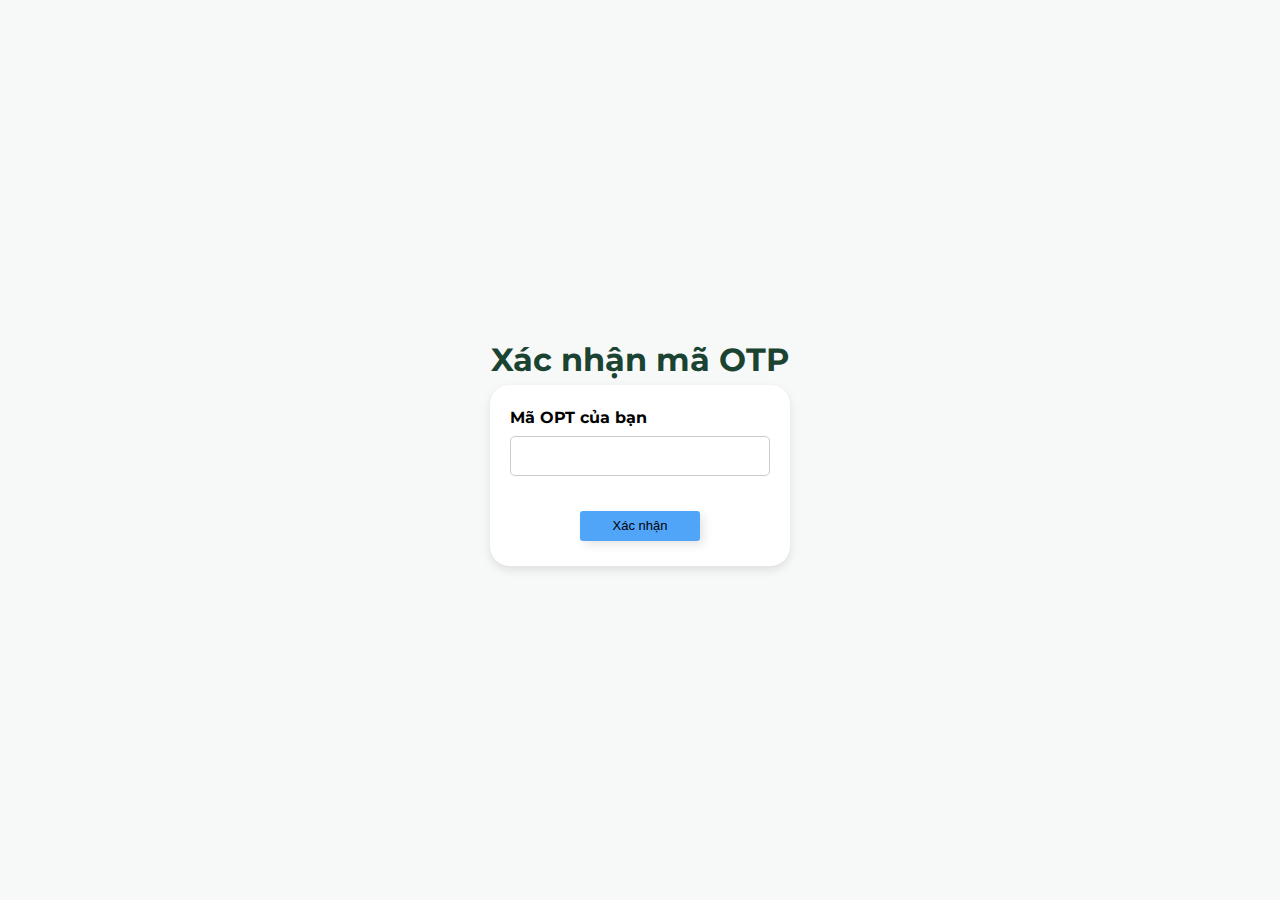
<file: QuenMK_OTP.html>
<!DOCTYPE html>
<html lang="en">
<head>
    <meta charset="UTF-8">
    <meta name="viewport" content="width=device-width, initial-scale=1.0">
    <link rel="stylesheet" href="css/style.css">
    <link href="https://fonts.googleapis.com/css2?family=Montserrat:wght@400;700&display=swap" rel="stylesheet">
    <title>Nhập OTP</title>
    <style>
        html, body {
            height: 100%;
            margin: 0;
            font-family: 'montserrat';
        }
        #Dangnhap, #quenmk, #Dangky, #OTP{
            display: flex;
            justify-content: center;
            align-items: center;
            flex-direction: column;
        }
        #DN, #TTK{
            margin-bottom: 20px;    
            color: black;
        }
        .Nhap {
            display: flex;
            flex-direction: column;
            width: 300px;
            padding: 20px;
            background-color: #fff;
            border-radius: 20px;
            box-shadow: 0 4px 10px rgba(0,0,0,0.1);
        }
        #TK, #MK , #MK1{
            margin-bottom: 5px;
            font-weight: bold;
            color: black;
        }
        #NTK, #NMK, #mk1, #mk2{
            margin-bottom: 15px;
            padding: 10px;
            font-size: 16px;
            border: 1px solid #ccc;
            border-radius: 5px;
        }
        #QMK{
            font-size: small;
            color: gray;
            margin-left: 1px;
        }
        #QMK:hover{
            color: #51a5f9;
        }
        #BDN, #BDK, #gui, #xacnhan{
            cursor: pointer;
        }
        #dangky {
            font-size: smaller;
            margin-top: 10px;
            color: black;
        }
        #dk{
            display: flex;
            justify-content: center;
            align-items: center;
            margin-top: 10px;
            font-size: 16px;
            text-decoration: none;
            color: #51a5f9;
        }
        #dk:hover{
            text-decoration: underline;
        }
        .BDN1{
            margin-bottom: 5px;
            margin-top: 20px;
            background-color: #51a5f9;
            color: black;
            width: 120px;
            height: 30px;
            margin: 20px auto 5px auto; 
            border-radius: 3px;
            border: none;
            box-shadow: 4px 4px 10px rgba(0, 0, 0, 0.1);
            font-size: 13px;
            transition: transform .08s ease, box-shadow .12s ease;
        }
        .BDN1:active { transform: translateY(0.3px); }
        .BDN1:focus { outline: 3px solid rgba(21,101,192,.25); }
        .BDN1:hover {
            background-color: #51a5f9;     
            box-shadow: inset 0 0 0 1000px rgba(255, 255, 255, 0.1);
        }
        .password-box {
            position: relative;
            width: 100%;
        }
        .password-box input {
            width: 93%;
            padding-right: 40px;
        }
        #eye-btn, #eye-btn1, #eye-btn2{
            position: absolute;
            right: 10px;
            top: 39%;
            transform: translateY(-50%);
            background: none;
            border: none;
            cursor: pointer;
            padding: 0;
            height: 20px;
            width: 20px;
        }
        #eye-btn svg, #eye-btn1 svg, #eye-btn2 svg{
            pointer-events: none;
        }
        .error-msg {
            color: red;
            font-size: 0.9rem;
            margin: auto auto 4px 1px;
            display: none;
        }
        #h{
            margin: 0%;
            display: flex;
            justify-content: center;
        }
        #haynhap{
            font-size: medium;
            color: gray;
            margin-top: 5px;
            display: flex;
            justify-content: center;
        }
        #datlaimk{
            display: flex;
            flex-direction: column;
            width: 430px;
            padding: 20px;
            background-color: #fff;
            border-radius: 20px;
            box-shadow: 0 4px 10px rgba(0,0,0,0.1);
        }
        #khoiphucmk{
            margin: 25px auto 5px 8px;
            padding: 10px;
            width: 400px;
            font-size: 16px;
            border: 1px solid #ccc;
            border-radius: 5px;
        }
        .errormsg {
            color: red;
            font-size: 0.9rem;
            margin: auto auto 5px 10px;
            display: none;
        }
        #gui{
            background-color: #51a5f9;
            color: black;
            width: 120px;
            height: 33px;
            margin: 25px auto 5px auto; 
            border-radius: 3px;
            border: none;
            box-shadow: 4px 4px 10px rgba(0, 0, 0, 0.1);
            font-size: 13px;
            transition: transform .08s ease, box-shadow .12s ease;
        }
        #gui:active { transform: translateY(0.3px); }
        #gui:focus { outline: 3px solid rgba(21,101,192,.25); }
        #gui:hover {
            background-color: #51a5f9;
            box-shadow: inset 0 0 0 1000px rgba(255, 255, 255, 0.1);
        }
        #quaylaiDN, #help{
            margin-top: 30px;
            font-size: 15px;
        }
        #linkDN, #linkLH{
            text-decoration: none;
            color: #51a5f9;
        }
        #linkDN:hover{
            text-decoration: underline;
        }
        #linkLH:hover{
            text-decoration: underline;
        }
        #chinhsach{
            margin-top: 10px;
            font-size: small;
            font-weight: 500;
            color: gray;
        }
        .dongy{
            color: gray;
        }
    </style>
</head>

<body id="OTP">
    <h1>Xác nhận mã OTP</h1>
    <div class="Nhap">
        <div id="MK">Mã OPT của bạn</div>
        <input type="number" id="NMK">
        <button type="button" id="BDN" class="BDN1">Xác nhận</button>
    </div>

<script>
    const confirmBtn = document.getElementById("BDN");
    const otpInput = document.getElementById("NMK");

    confirmBtn.addEventListener("click", () => {
        const userOTP = otpInput.value.trim();
        const realOTP = localStorage.getItem("resetOTP");

        if (userOTP === "") {
            alert("Vui lòng nhập mã OTP!");
            return;
        }

        if (userOTP === realOTP) {
            localStorage.removeItem("resetOTP");
            window.location.href = "QuenMK_MKM.html";
        } else {
            alert("Mã OTP không đúng. Vui lòng kiểm tra lại!");
        }
    });
</script>

</body>
</html>
</file>
<file: css/style.css>
/* =========================================
   RESPONSIVE (Dành cho Mobile & Tablet)
   ========================================= */

/* Khi màn hình nhỏ hơn 768px (iPad dọc, Điện thoại) */
@media (max-width: 768px) {

    /* 1. Đưa Sidebar và Nội dung về 1 cột dọc */
    .main-layout {
        grid-template-columns: 1fr; /* Chỉ còn 1 cột chiếm hết màn hình */
    }

    /* 2. Sidebar không dính (sticky) nữa, cho trôi tự nhiên */
    .sidebar {
        position: static; 
        margin-bottom: 30px;
        order: -1; /* Đẩy Sidebar (Bộ lọc/Khuyến mãi) lên trên cùng */
    }

    /* 3. Header: Logo và Menu xếp chồng lên nhau */
    header .container {
        flex-direction: column; /* Xếp dọc */
        gap: 15px;
    }

    /* 4. Menu điều hướng: Căn giữa và cho phép xuống dòng */
    .nav-links {
        justify-content: center;
        flex-wrap: wrap;
        gap: 15px;
    }

    .nav-links a {
        font-size: 14px; /* Chữ nhỏ lại xíu cho vừa */
        padding: 5px 10px;
        background: rgba(255,255,255,0.1); /* Thêm nền nhẹ cho dễ bấm */
        border-radius: 4px;
    }

    /* 5. Thanh tìm kiếm: Xếp dọc */
    .search-wrapper {
        flex-direction: column;
        gap: 15px;
    }

    .search-box {
        width: 100%; /* Ô tìm kiếm full màn hình */
    }

    /* 6. Form liên hệ (Trang liên hệ) */
    .contact-section {
        grid-template-columns: 1fr; /* Về 1 cột */
    }

    /* 7. Giỏ hàng (Trang giỏ hàng) */
    .cart-table thead {
        display: none; /* Ẩn tiêu đề bảng trên mobile cho đỡ chật */
    }

    .cart-table, .cart-table tbody, .cart-table tr, .cart-table td {
        display: block; /* Chuyển bảng thành dạng khối */
        width: 100%;
    }

    .cart-table tr {
        margin-bottom: 20px;
        border: 1px solid #eee;
        padding: 10px;
        border-radius: 8px;
    }

    .cart-table td {
        text-align: right; /* Căn phải nội dung */
        padding: 10px 0;
        display: flex;
        justify-content: space-between;
        align-items: center;
    }

    /* Thêm nhãn giả cho từng dòng trên mobile */
    .cart-table td::before {
        content: attr(data-label); /* Kỹ thuật nâng cao: Lấy tên cột */
        float: left;
        font-weight: bold;
        color: #666;
    }
}
/* =========================================
   1. CẤU HÌNH CHUNG (GLOBAL)
   ========================================= */
:root {
    --primary: #2d6a4f;       /* Xanh lá đậm */
    --light-green: #d8f3dc;   /* Xanh nhạt (nền) */
    --text: #1b4332;          /* Màu chữ chính */
    --white: #ffffff;
    --accent: #e63946;        /* Màu đỏ cam nhấn */
    --gray-bg: #f7f9f8;       /* Nền xám xanh */
    --shadow: 0 5px 15px rgba(45, 106, 79, 0.15);
}

* { margin: 0; padding: 0; box-sizing: border-box; }

body {
    font-family: 'Nunito', sans-serif;
    background-color: var(--gray-bg);
    color: var(--text);
    line-height: 1.6;
}

a { text-decoration: none; color: inherit; transition: 0.3s; }
ul { list-style: none; }

.container {
    max-width: 1200px;
    margin: 0 auto;
    padding: 0 20px;
}

/* =========================================
   2. HEADER & NAVIGATION
   ========================================= */
header {
    background-color: var(--primary);
    color: var(--white);
    padding: 15px 0;
    box-shadow: 0 2px 10px rgba(0,0,0,0.1);
}

header .container {
    display: flex;
    justify-content: space-between;
    align-items: center;
}

.logo {
    font-size: 1.8rem;
    font-weight: 700;
    letter-spacing: 1px;
    color: var(--white);
}

.nav-links { display: flex; gap: 25px; }

.nav-links a {
    font-weight: 600;
    font-size: 1rem;
    color: var(--light-green);
}

.nav-links a:hover { color: #ffd700; }

/* =========================================
   3. THANH TÌM KIẾM (SEARCH BAR)
   ========================================= */
.search-bar-section {
    background-color: var(--white);
    padding: 15px 0;
    box-shadow: 0 2px 5px rgba(0, 0, 0, 0.05);
    border-bottom: 1px solid #eee;
    margin-bottom: 30px;
}

.search-wrapper {
    display: flex;
    justify-content: space-between;
    align-items: center;
}

.search-box {
    display: flex;
    flex: 1;
    max-width: 600px;
    position: relative;
}

.search-box input {
    width: 100%;
    padding: 10px 45px 10px 15px;
    border: 2px solid #b7e4c7;
    border-radius: 25px;
    outline: none;
    font-family: 'Nunito', sans-serif;
    font-size: 15px;
    transition: border-color 0.3s;
}

.search-box input:focus { border-color: var(--primary); }

.search-btn {
    position: absolute;
    right: 5px;
    top: 50%;
    transform: translateY(-50%);
    background: var(--primary);
    color: white;
    border: none;
    width: 35px;
    height: 35px;
    border-radius: 50%;
    cursor: pointer;
    display: flex;
    align-items: center;
    justify-content: center;
}

.cart-icon {
    display: flex;
    align-items: center;
    gap: 10px;
    font-weight: 700;
    color: var(--primary);
    cursor: pointer;
}

.cart-icon svg { width: 24px; height: 24px; fill: var(--primary); }

/* =========================================
   4. FOOTER & BUTTON CHUNG
   ========================================= */
footer {
    background-color: var(--primary);
    color: var(--white);
    text-align: center;
    padding: 20px 0;
    margin-top: 50px;
}

.btn {
    padding: 10px 25px;
    background: var(--primary);
    color: white;
    border: none;
    border-radius: 5px;
    font-weight: 600;
    cursor: pointer;
    display: inline-block;
}
.btn:hover { background: #1b4332; color: white;}
</file>
